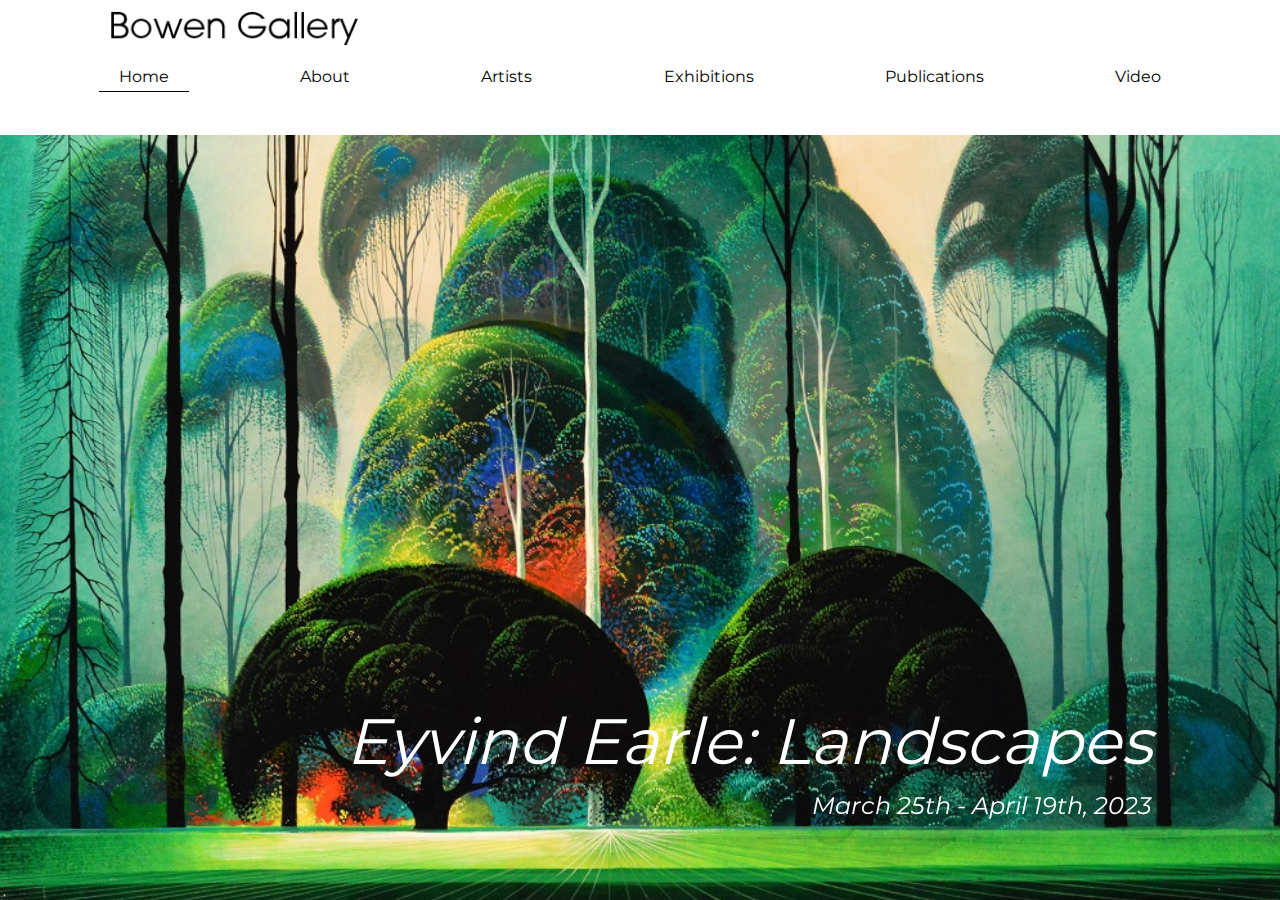
<file: index.html>
<!DOCTYPE html>
<html lang="en">
<head>
  <meta charset="UTF-8">
  <meta http-equiv="X-UA-Compatible" content="IE=edge">
  <meta name="viewport" content="width=device-width, initial-scale=1.0">
  <link href="https://stackpath.bootstrapcdn.com/font-awesome/4.7.0/css/font-awesome.min.css" rel="stylesheet">
  <link rel="stylesheet" type="text/css" href="./assets/stylesheets/styles.css" />
  <title>Bowen Gallery</title>
</head>
<body>
  <!-- Align ref: https://www.w3schools.com/css/css_align.asp -->
  <img class="logo" src="./assets/images/logo-bowen-gallery.png" alt="gallery logo"/>
  <nav>
    <div class="horizontal-nav">
      <ul class="flex-container">
        <li>
          <a href="#" class="active-page">Home</a>
        </li>
        <li>
          <a href="page-2.html">About</a>
        </li>
        <li>
          <a href="page-3.html">Artists</a>
        </li>
        <li>
          <a href="page-4.html">Exhibitions</a>
        </li>
        <li>
          <a href="page-5.html">Publications</a>
        </li>
        <li>
          <a href="page-6.html">Video</a>
        </li>
      </ul>
    </div>
    <!-- dropdown-menu -->
    <div class="dropdown">
      <button class="dropbtn"><span class="fa fa-bars fa-x"></span></button>
      <div class="dropdown-content">
        <a href="#" class="active-menu-item">Home</a>
        <a href="Page-2.html">About</a>
        <a href="Page-3.html">Artists</a>
        <a href="Page-4.html">Exhibitions</a>
        <a href="Page-5.html">Publications</a>
        <a href="Page-6.html">Video</a>
      </div>
    </div>
  </nav>
  <section class="home-page">
    <a class="hero-text"; href="page-4.html">Eyvind Earle: Landscapes</a>
    <h2 class="hero-text-sub">March 25th - April 19th, 2023</h2>

  
  </section>
  <section style="width: auto; padding:20px;">
    <article style="width: 70%; float: left; ">
      <div style="border-right: 1px solid rgb(181, 181, 181);">
        <!-- TODO: add content -->
        <!--hello index.html this is where you can add content-->
      </div>
    </article>
    <aside style="width: 30%; float: right; padding-left: 20px;">
      <div>
        <!--hello class, this is more content-->
      </div>
    </aside>
  </section>
  <!-- This is the link to top (removed)
  <div class="to-top"><a href="#">Top</a></div>
  -->
 
  <!-- This is the footer (removed)
  <footer style="width: 100%;">
    <div class="social-icon">
      <a href="" target="_blank" class="fa fa-facebook-f fa-lg fa-2x padding-right"></a>
      
      <a href="" target="_blank" class="fa fa-instagram fa-lg fa-2x padding-right"></a>
      
      <a href="" target="_blank" class="fa fa-twitter fa-lg fa-2x padding-right"></a>
      
      <a href="" target="_blank" class="fa fa-pinterest fa-lg fa-2x padding-right"></a>
      
      <a href="" target="_blank" class="fa fa-linkedin fa-lg fa-2x padding-right"></a>
      
      <a href="" target="_blank" class="fa fa-github-alt fa-lg fa-2x"></a>
    </div>
  </footer>
-->
</body>
</html>
</file>
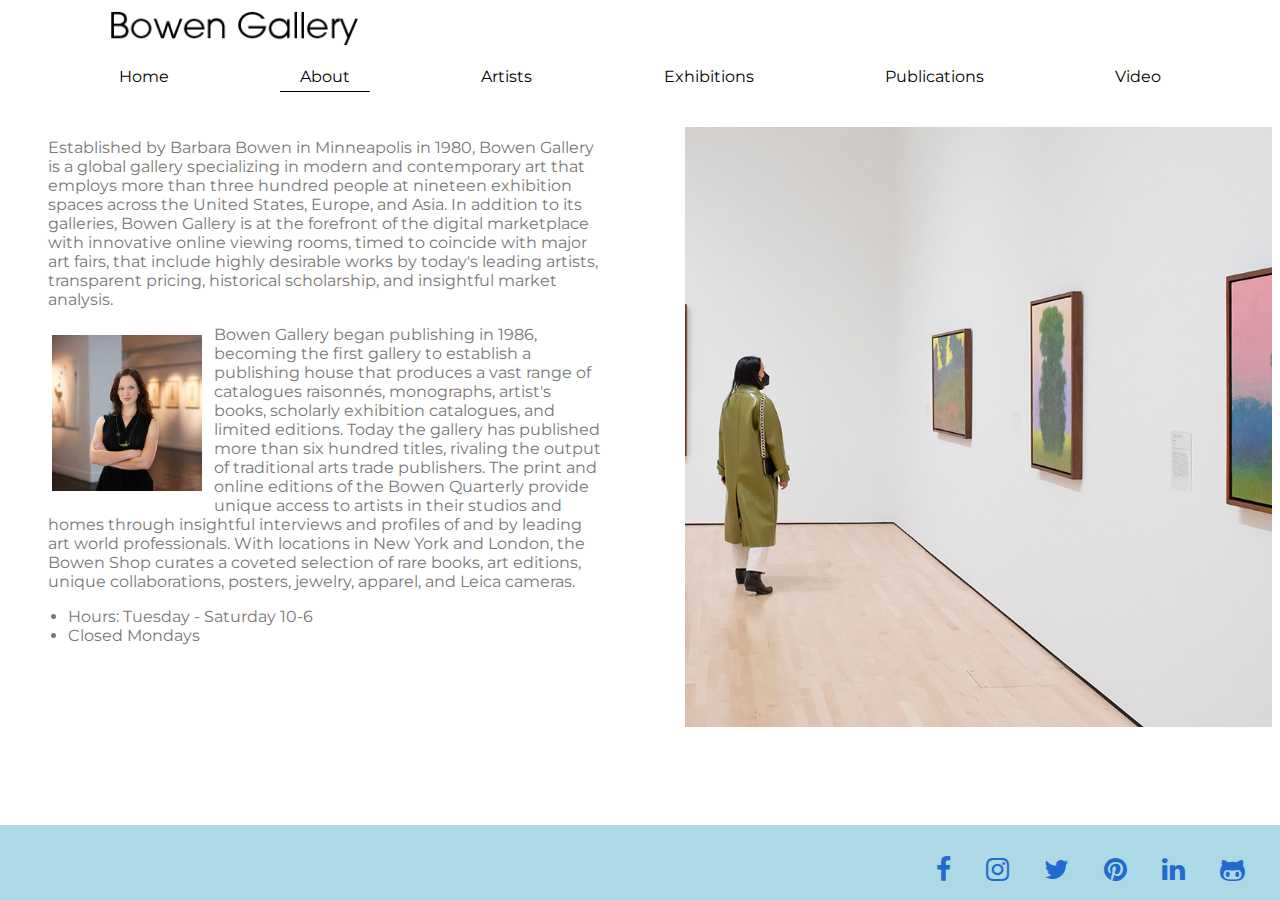
<file: page-2.html>
<!DOCTYPE html>
<html lang="en">
<head>
  <meta charset="UTF-8">
  <meta http-equiv="X-UA-Compatible" content="IE=edge">
  <meta name="viewport" content="width=device-width, initial-scale=1.0">
  <link href="https://stackpath.bootstrapcdn.com/font-awesome/4.7.0/css/font-awesome.min.css" rel="stylesheet">
  <link rel="stylesheet" type="text/css" href="./assets/stylesheets/styles.css" />
  <title>About</title>
  <style>
    .wrapingimage  
{  
float: left;   
margin: 10px 12px 3px 4px;    
}  
  </style>

</head>
<body>
  <!-- Align ref: https://www.w3schools.com/css/css_align.asp -->
  <img class="logo" src="./assets/images/logo-bowen-gallery.png" alt="gallery logo"/>
  <nav>
    <div class="horizontal-nav">
      <ul class="flex-container">
        <li>
          <a href="index.html">Home</a>
        </li>
        <li>
          <a href="#" class="active-page">About</a>
        </li>
        <li>
          <a href="page-3.html">Artists</a>
        </li>
        <li>
          <a href="page-4.html">Exhibitions</a>
        </li>
        <li>
          <a href="page-5.html">Publications</a>
        </li>
        <li>
          <a href="page-6.html">Video</a>
        </li>
      </ul>
    </div>
    <!-- dropdown-menu -->
    <div class="dropdown">
      <button class="dropbtn"><span class="fa fa-bars fa-x"></span></button>
      <div class="dropdown-content">
        <a href="index.html">Home</a>
        <a href="#" class="active-menu-item">About</a>
        <a href="Page-3.html">Artists</a>
        <a href="Page-4.html">Exhibitions</a>
        <a href="Page-5.html">Publications</a>
        <a href="Page-6.html">Video</a>
      </div>
    </div>
  </nav>
  <section style="width: auto; padding:20px;">
    <article style="width: 47%; float: left; padding-bottom:100px">
      <div style="padding-left: 20px; padding-top: 10px;">
        <p>
          Established by Barbara Bowen in Minneapolis in 1980, Bowen Gallery is a global gallery
           specializing in modern and contemporary art that employs more than three hundred people 
           at nineteen exhibition spaces across the United States, Europe, and Asia. 
           In addition to its galleries, Bowen Gallery is at the forefront of the digital marketplace 
           with innovative online viewing rooms, timed to coincide with major art fairs, that include 
           highly desirable works by today's leading artists, transparent pricing, historical 
           scholarship, and insightful market analysis.
        </p>
      </div>
      <div class="wrapingimage">
        <img src="./assets/images/about-image-1.jpg" width="170px" style="padding-left: 20px;" alt="Founder Portrait">
      </div>
      <div style="padding-left: 20px;">
        <!-- TODO: add content -->
        <p>
          Bowen Gallery began publishing in 1986, becoming the first gallery to establish a publishing 
          house that produces a vast range of catalogues raisonnés, monographs, artist's books, 
          scholarly exhibition catalogues, and limited editions. Today the gallery has published more 
          than six hundred titles, rivaling the output of traditional arts trade publishers. The print 
          and online editions of the Bowen Quarterly provide unique access to artists in their studios 
          and homes through insightful interviews and profiles of and by leading art world professionals. 
          With locations in New York and London, the Bowen Shop curates a coveted selection of rare books, 
          art editions, unique collaborations, posters, jewelry, apparel, and Leica cameras.
          </p>
          
      </div>
      <div>
        <ul>
          <li>Hours: Tuesday - Saturday 10-6
          </li>
          <li>Closed Mondays</li>
        </ul>
      </div>
    </article>
    <aside style="width: 50%; float: right; padding-left: 45px; padding-top: 15px;">
      <div style="min-height:680px">
        <img src="./assets/images/about-image-2.jpg" height="600px;" alt="Gallery Image">
      </div>
    </aside>
  </section>
  <footer style="width: 100%;">
    <div class="social-icon">
      <!-- Facebook -->
      <a href="https://www.facebook.com/" target="_blank" class="fa fa-facebook-f fa-lg fa-2x padding-right"></a>
      <!--Instagram-->
      <a href="https://www.instagram.com/" target="_blank" class="fa fa-instagram fa-lg fa-2x padding-right"></a>
      <!-- Twitter -->
      <a href="https://twitter.com/" target="_blank" class="fa fa-twitter fa-lg fa-2x padding-right"></a>
      <!-- Pinterest -->
      <a href="https://www.pinterest.com/" target="_blank" class="fa fa-pinterest fa-lg fa-2x padding-right"></a>
      <!-- Linkedin -->
      <a href="https://www.linkedin.com/" target="_blank" class="fa fa-linkedin fa-lg fa-2x padding-right"></a>
      <!-- GitHub -->
      <a href="https://github.com/" target="_blank" class="fa fa-github-alt fa-lg fa-2x"></a>
    </div>
  </footer>
</body>
</html>
</file>
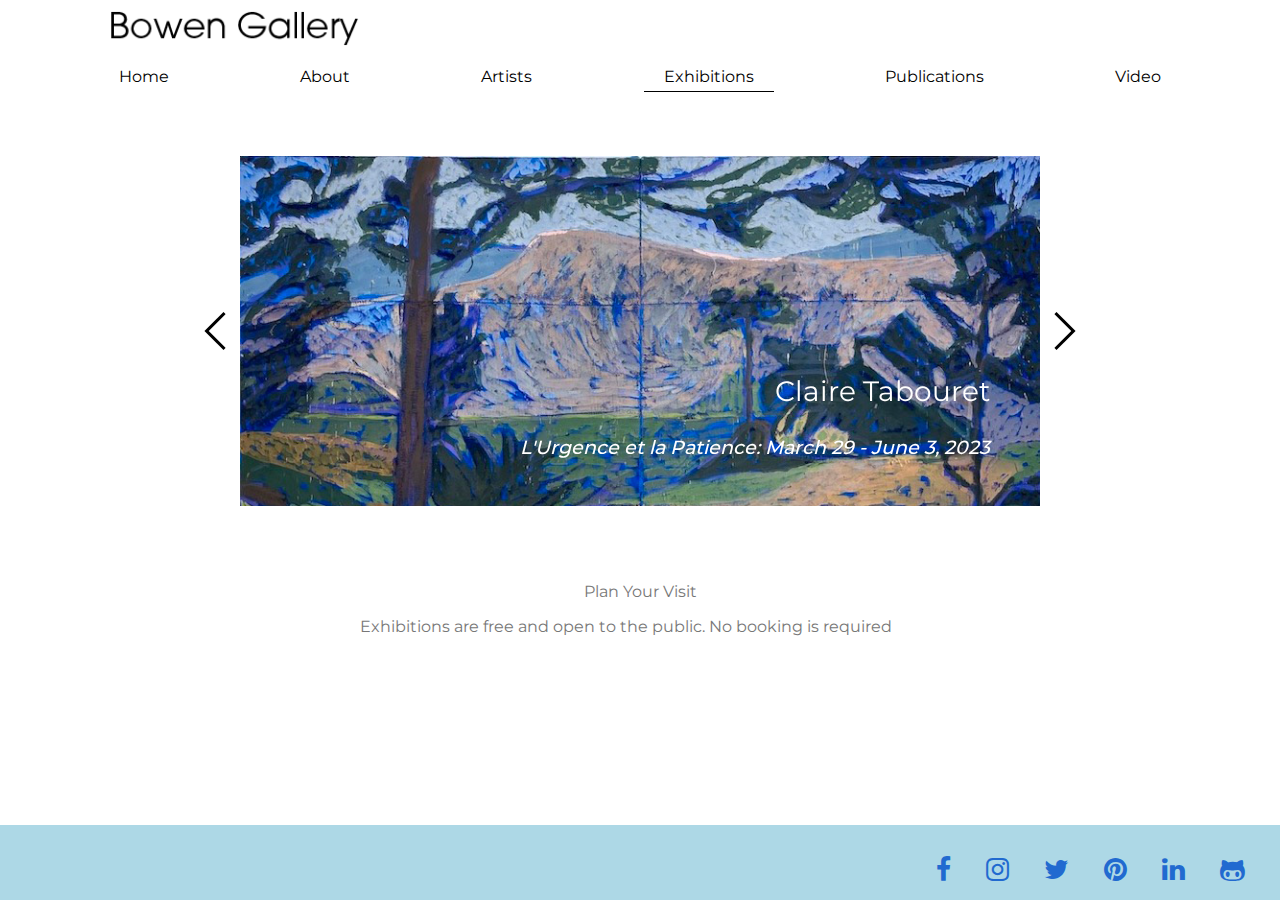
<file: page-4.html>
<!DOCTYPE html>
<html lang="en">
<head>
  <meta charset="UTF-8">
  <meta http-equiv="X-UA-Compatible" content="IE=edge">
  <meta name="viewport" content="width=device-width, initial-scale=1.0">
  <link href="https://stackpath.bootstrapcdn.com/font-awesome/4.7.0/css/font-awesome.min.css" rel="stylesheet">
  <link rel="stylesheet" type="text/css" href="./assets/stylesheets/styles.css" />
  <title>Exhibitions</title>
  <style>
    div.scrolling {
      width: 600px;
      height: 90px;
      padding: 20px;
      border: gray 1px;
      overflow: auto;
      /* auto - similar to scroll, but it adds scrollbars only when necessary */
      /* overflow is shortcut for overflow-y and overflow-x */
      /* https://www.w3schools.com/cssref/tryit.asp?filename=trycss3_overflow-x */
      /* https://www.w3schools.com/howto/howto_css_custom_scrollbar.asp */
    }
  </style>
</head>
<body>
  <!-- Align ref: https://www.w3schools.com/css/css_align.asp -->
  <img class="logo" src="./assets/images/logo-bowen-gallery.png" alt="gallery logo"/>
  <nav>
    <div class="horizontal-nav">
      <ul class="flex-container">
        <li>
          <a href="index.html">Home</a>
        </li>
        <li>
          <a href="page-2.html">About</a>
        </li>
        <li>
          <a href="page-3.html">Artists</a>
        </li>
        <li>
          <a href="#" class="active-page">Exhibitions</a>
        </li>
        <li>
          <a href="page-5.html">Publications</a>
        </li>
        <li>
          <a href="page-6.html">Video</a>
        </li>
      </ul>
    </div>
    <div>
      <div class="carousel-wrapper">
        <span id="item-1"></span>
        <span id="item-2"></span>
        <span id="item-3"></span>
        <div class="carousel-item item-1">
          <h3>Claire Tabouret</h3>
          <h4 style="font-style:italic;">L'Urgence et la Patience: March 29 - June 3, 2023</h4>
          <a class="arrow arrow-prev" href="#item-3"></a>
          <a class="arrow arrow-next" href="#item-2"></a>
        </div>
        
        <div class="carousel-item item-2">
          <h3>Jesse Mockrin</h3>
          <h4 style="font-style:italic;">Reliquary: April 15 - May 27, 2023<h4>
          <a class="arrow arrow-prev" href="#item-1"></a>
          <a class="arrow arrow-next" href="#item-3"></a>
        </div>
        
        <div class="carousel-item item-3">
          <h3>Dominique Fung</h3>
          <h4 style="font-style:italic;">Objects for Comfort in the Afterlife: May 13 - July 15, 2023</h4>
          <a class="arrow arrow-prev" href="#item-2"></a>
          <a class="arrow arrow-next" href="#item-1"></a>
        </div>
      </div>
    </div>
    <!-- dropdown-menu -->
    <div class="dropdown">
      <button class="dropbtn"><span class="fa fa-bars fa-x"></span></button>
      <div class="dropdown-content">
        <a href="index.html">Home</a>
        <a href="Page-2.html">About</a>
        <a href="Page-3.html">Artists</a>
        <a href="#" class="active-menu-item">Exhibitions</a>
        <a href="Page-5.html">Publications</a>
        <a href="Page-6.html">Video</a>
      </div>
    </div>
  </nav>
  <section style="width: auto; padding:20px;">
    <article style="width: 70%; float: left; ">
      <div style="border-right: 1px solid rgb(181, 181, 181);">
        <!-- TODO: add content -->
      </div>
    </article>
    <aside style="width: 30%; float: right; padding-left: 20px;">
      <div>
        <!--add content here if wanted-->
      </div>
    </aside>
  </section>
  <section>
    <article>
    <div class="scrolling" style="margin:auto">
      <p style="text-align: center; ">
        Plan Your Visit
      </p>
      <p>
        Exhibitions are free and open to the public.
         No booking is required when visiting the exhibitions.
         Masks are welcome, but not required for visitors and staff at Bowen Gallery
      </p>
      <p>
        Parking is available under the gallery. 
        Parking rates are $3 an hour, and a $13 daily maximum.
      </p>
    </div>
    </article>
  </section>
  <!-- <div class="to-top"><a href="#">Top</a></div> --> <!--Removed this to get rid of link to top-->
  <footer style="width: 100%;">
    <div class="social-icon">
      <!-- Facebook -->
      <a href="https://www.facebook.com/" target="_blank" class="fa fa-facebook-f fa-lg fa-2x padding-right"></a>
      <!--Instagram-->
      <a href="https://www.instagram.com/" target="_blank" class="fa fa-instagram fa-lg fa-2x padding-right"></a>
      <!-- Twitter -->
      <a href="https://twitter.com/" target="_blank" class="fa fa-twitter fa-lg fa-2x padding-right"></a>
      <!-- Pinterest -->
      <a href="https://www.pinterest.com/" target="_blank" class="fa fa-pinterest fa-lg fa-2x padding-right"></a>
      <!-- Linkedin -->
      <a href="https://www.linkedin.com/" target="_blank" class="fa fa-linkedin fa-lg fa-2x padding-right"></a>
      <!-- GitHub -->
      <a href="https://github.com/" target="_blank" class="fa fa-github-alt fa-lg fa-2x"></a>
    </div>
  </footer>
</body>
</html>
</file>
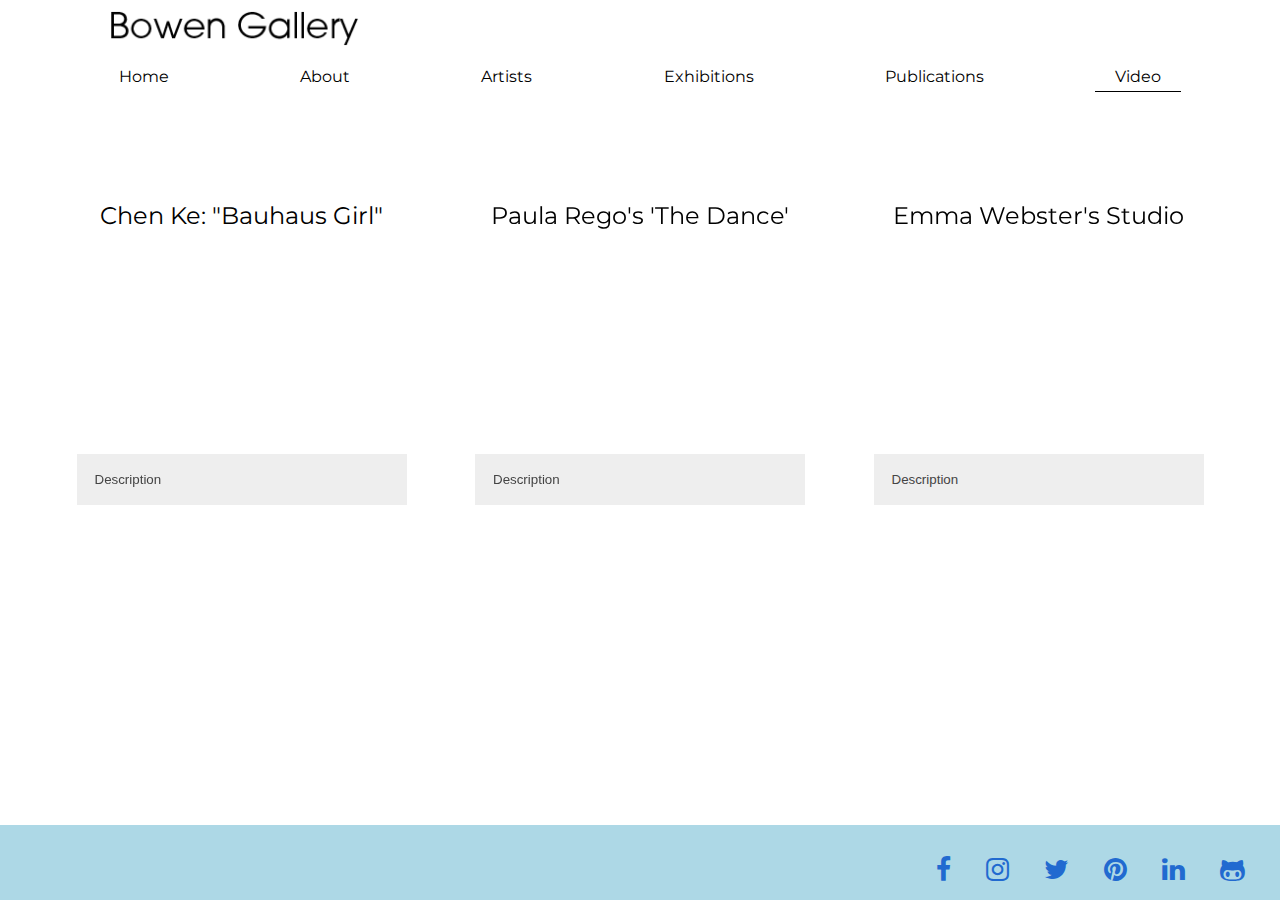
<file: page-6.html>
<!DOCTYPE html>
<html lang="en">
<head>
  <meta charset="UTF-8">
  <meta http-equiv="X-UA-Compatible" content="IE=edge">
  <meta name="viewport" content="width=device-width, initial-scale=1.0">
  <link href="https://stackpath.bootstrapcdn.com/font-awesome/4.7.0/css/font-awesome.min.css" rel="stylesheet">
  <link rel="stylesheet" type="text/css" href="./assets/stylesheets/styles.css" />
  <title>Video</title>
  <style>
    .flex-container-video { /* move this section to css file */
      display: flex;
      flex-wrap: wrap;
      flex-direction: row;
      justify-content: space-evenly;
      padding: 0;
      margin-top: 7%; /* margins for video top */
    }
  </style>
</head>
<body>
  
  <!-- Align ref: https://www.w3schools.com/css/css_align.asp -->
  <img class="logo" src="./assets/images/logo-bowen-gallery.png" alt="gallery logo"/>
  <nav>
    <div class="horizontal-nav">
      <ul class="flex-container">
        <li>
          <a href="index.html">Home</a>
        </li>
        <li>
          <a href="page-2.html">About</a>
        </li>
        <li>
          <a href="page-3.html">Artists</a>
        </li>
        <li>
          <a href="page-4.html">Exhibitions</a>
        </li>
        <li>
          <a href="page-5.html">Publications</a>
        </li>
        <li>
          <a href="#" class="active-page">Video</a>
        </li>
      </ul>
    </div>
    <section> <!--This is the video section (shoudld this be inside nav?)-->
      <!--<h1>Cuttery Page</h1>  (removed the page header)-->
      <div class="flex-container-video">
        <!-- start with 1 video and add more to watch the alignment of flex display -->
        <div style="width: 330px; word-wrap: break-word; text-align: center;">
          <h2>Chen Ke: "Bauhaus Girl"</h2>
          <iframe width="330" height="200" src="https://www.youtube.com/embed/tf63_ECDcpQ" title="YouTube video player" 
          frameborder="0" allow="accelerometer; autoplay; clipboard-write; encrypted-media; gyroscope; picture-in-picture; web-share" allowfullscreen>
        </iframe>
          <div>
            <button class="accordion">Description</button>
            <div class="panel">
              <p style="text-align: left;">Chen debuts the series of Bauhaus Gal. These portraits are based on the zeitgeist-charged 
                archive photos of the Bauhaus. Immersed in their own world and in deep thought, they are completely oblivious 
                of the gazes from the outside.</p>
            </div>
          </div>
        </div>
  
        <!-- second video is here, make sure that you use only one flex container-->
        <div style="width: 330px; word-wrap: break-word; text-align: center;">
          <h2>Paula Rego's 'The Dance'</h2>
          <iframe width="330" height="200" src="https://www.youtube.com/embed/Woo3pr4-VQE" title="YouTube video player" 
          frameborder="0" allow="accelerometer; autoplay; clipboard-write; encrypted-media; gyroscope; picture-in-picture; web-share" allowfullscreen>
        </iframe>
        <div>
          <button class="accordion">Description</button>
          <div class="panel">
            <p style="text-align:left;">Discover the story behind Paula Rego's painting 'The Dance'. We hear from 
              Paintings Conservator, Camille Polkownik about Rego's process and the artist's son shares his 
              experience of posing for the painting.</p>
          </div>
        </div>
        </div>
  
        <!-- second video is here, make sure that you use only one flex container-->
        <div style="width: 330px; word-wrap: break-word; text-align: center;">
          <h2>Emma Webster's Studio</h2>
          <iframe width="330" height="200" src="https://www.youtube.com/embed/1t4xCVZP0C8" title="YouTube video player" 
          frameborder="0" allow="accelerometer; autoplay; clipboard-write; encrypted-media; gyroscope; picture-in-picture; web-share" allowfullscreen>
        </iframe>
        <div>
          <button class="accordion">Description</button>
          <div class="panel">
            <p style="text-align:left;"> "The Dolman's" is Emma Webster's second exhibition. 
              The paintings come from a hybrid sketching-sculpting process within screen-space. 
              Webster first constructs scenes in virtual reality, which she then embellishes with theatrical illumination.
            </p>
          </div>
        </div>
      </div>
    </section>
    <!-- dropdown-menu -->
    <div class="dropdown">
      <button class="dropbtn"><span class="fa fa-bars fa-x"></span></button>
      <div class="dropdown-content">
        <a href="index.html">Home</a>
        <a href="Page-2.html">About</a>
        <a href="Page-3.html">Artists</a>
        <a href="Page-4.html">Exhibitions</a>
        <a href="Page-5.html">Publications</a>
        <a href="#" class="active-menu-item">Video</a>
      </div>
    </div>
  </nav>
  <section style="width: auto; padding:20px;">
    <article style="width: 70%; float: left; ">
      <div style="border-right: 1px solid rgb(181, 181, 181);">
        <!-- TODO: add content -->
        <!--hello page-6.html-->
      </div>
    </article>
    <aside style="width: 30%; float: right; padding-left: 20px;">
      <div>
        <!--add content here-->
        <!--hello class-->
      </div>
    </aside>
  </section>
  <footer style="width: 100%;">
    <div class="social-icon">
      <!-- Facebook -->
      <a href="https://www.facebook.com/" target="_blank" class="fa fa-facebook-f fa-lg fa-2x padding-right"></a>
      <!--Instagram-->
      <a href="https://www.instagram.com/" target="_blank" class="fa fa-instagram fa-lg fa-2x padding-right"></a>
      <!-- Twitter -->
      <a href="https://twitter.com/" target="_blank" class="fa fa-twitter fa-lg fa-2x padding-right"></a>
      <!-- Pinterest -->
      <a href="https://www.pinterest.com/" target="_blank" class="fa fa-pinterest fa-lg fa-2x padding-right"></a>
      <!-- Linkedin -->
      <a href="https://www.linkedin.com/" target="_blank" class="fa fa-linkedin fa-lg fa-2x padding-right"></a>
      <!-- GitHub -->
      <a href="https://github.com/" target="_blank" class="fa fa-github-alt fa-lg fa-2x"></a>
    </div>
  </footer>
</body>
</html>

<script>
  var acc = document.getElementsByClassName("accordion");
  var i;
  
  for (i = 0; i < acc.length; i++) {
    acc[i].addEventListener("click", function() {
      this.classList.toggle("active");
      var panel = this.nextElementSibling;
      if (panel.style.display === "block") {
        panel.style.display = "none";
      } else {
        panel.style.display = "block";
      }
    });
  }
  </script>
</file>
<file: assets/stylesheets/styles.css>
* {
  box-sizing: border-box;
}

/* Adding fonts */
@font-face {
  font-family: "montserrat-regular";
  src: url("../fonts/Montserrat-VariableFont_wght.ttf") format("truetype");
}
@font-face {
  font-family: "montserrat-italic";
  src: url("../fonts/Montserrat-Italic-VariableFont_wght.ttf") format("truetype");
}

body {  /* Text color, size, and font entire website */
  color: #777777;
  font-size: 16px;
  font-family:"montserrat-regular";
}


h2 { /* Appearance of h2 */
  color: black;
  font-family: "montserrat-regular";
  font-style: normal;
  font-weight: 400;
}

h3 { /* used for exhibitions, page-4 */
  color: white;
  font-size: 28px;
  font-weight: 400;
  text-align: right;
}

h4 { /* used for exhibition descrtiption, page-4 */
  color: white;
  font-size: 19px;
  text-align: right;
  font-weight: 500;
  width: 100%;
}

.logo { /* Logo size and alignment */
  width: 250px;        /* by default, align to the left */
  display: block;
  margin-left: 8%;
 
  /* If you want it to be centered
  display: block;     
  margin-left: auto;  
  margin-right: auto;
  */
}
/***** BEG styling nav bar **********/
nav > div > ul {  /* Option to add bullet points, numbers, etc. to list item nav bar */
  list-style: none;
}

a { /* Styling nav bar (why doesn't color apply?) */
  color: black;
  text-decoration: none;
  display: inline-block;
  padding: 20px 20px 5px 20px;
}

a:hover { /* Nav when hovering */
  color: grey;
  cursor: grab;
}

.flex-container { /* Flex container for nav bar */
  display: flex;
  flex-wrap: wrap;
  flex-direction: row;
  justify-content: space-evenly;
  padding: 0;
  margin: 0;
}
/********* BEG styling dropdown **********/
.dropdown { /* Setting position of dropdown */
  position: absolute;
  display: none;
  /* hide dropdown menu and button in bigger screen size */
  top: 0;
  /* top right bottom left work with position:absolute, set an absolute position where to put the dropdown menu */
  /*left: 0;*/
  /* by default, always align to left */
  right: 0;
  /* if dropdown is set to right, dropdown-content should be set to right */
}

.dropbtn { /* Hamburger */
  background-color: rgba(0, 102, 102, 0);
  color: black;
  padding: 16px;
  font-size: 16px;
  border: none;
  cursor: pointer;
  line-height: normal;
}

.dropbtn:hover { /* Hamburger when hovering */
  color: #ffffff;
}

.dropdown-content { /* Dropdown box */
  display: none;
  /* set display to none, so dropdown menu won't show till hover dropdown */
  position: absolute;
  right: 0;
  /* if dropdown is set to right, dropdown-content should be set to right */
  background-color: rgba(210, 210, 210, 0.8);
  min-width: 280px;
  box-shadow: 0px 8px 16px 0px rgba(0, 0, 0, 0.2);
  /*z-index: 1;*/
}

.dropdown-content a { /* Dropdown text */
  color: black;
  padding: 12px 16px;
  text-decoration: none;
  display: block;
  text-align: center;
  line-height: normal;
}

.dropdown-content a:hover { /* Dropdown item hover */
  background-color: rgba(255, 255, 255, 0.5);
}

.dropdown:hover .dropdown-content {
  display: block;
}

.dropdown:hover {
  background-color: rgba(210, 210, 210, 0.8);
}

.active-page { /* Adding underline to active nav item */
  border-bottom: 1px solid black;
}
  
.active-menu-item { /* Adding underline to active dropdown item */
  border-bottom: 1px solid black;
}

/********** BEG styling footer **********/
.padding-right { 
  padding-right: 15px;
}

.to-top { /* styling link back to top */
  width: 100%;
  padding: 30px;
  display: flex;
  justify-content: center;
}

div.to-top a {  
  border-bottom: none;
}

footer > div.social-icon { /* size, padding, etc. of icons */
  padding: 15px;
  display: flex;
  justify-content: right;
  background-color: lightblue;
  font-size: smaller;
}

footer a { 
  border-bottom: none;
  color: rgb(33, 106, 208);
}

footer { /* position of footer */
  position: fixed;
  left: 0;
  bottom: 0;
}

a { /* color and text decoration of links (nav bar, footer)*/
  color: black;
  text-decoration: none;
}

@media screen and (max-width: 500px) { /* Not sure what this does */
  .logo {
    width: 200px;
  }

  nav > div.horizontal-nav {
    display: none;
    /* hide the nav bar in small screen size */
  }

  nav {
    /* padding: top right bottom left */
    padding: 50px 0px 0px 0px;
  }

  .dropdown {
    display: block;
    /* show dropdown menu and button in small screen size */
  }
}

/********** BEG styling hero page **********/
.home-page {
  min-width: 100%;
  min-height: 85%;
  position: fixed;
  right: 0; /* need to have position set to "fixed" */
  bottom: 0; /* need to have position set to "fixed" */
  width: auto;
  height: auto;
  background: #eee url(../images/13.-green-forest-1989-eyvind-earle-courtesy-of-the-earle-family-trust-1.jpg) no-repeat center;
  background-size: cover;
  display: flex; /* for hero text */
  justify-content: right; /* for hero text */
  align-items:last baseline; /* for hero text */
  z-index: -1;
  padding-right:10%;
}
.hero-text {
  color: white;
  font-size: 4em;
  font-weight:400;
  font-family:"montserrat-regular";
  font-style:italic;
  padding-right: 0px;
  padding-bottom:120px;
}
.hero-text-sub {
  color: white;
  font-size: 1.5em;
  font-weight:400;
  font-family:"montserrat-italic";
  font-style:italic;
  position:fixed;
  padding-bottom:60px;
}


/********** BEG styling carousel **********/
.carousel-wrapper{
  height:350px;
  position:relative;
  width:800px;
  margin:0 auto;
  margin-top: 5%;
}
.carousel-item{
  /* position, top, bottom, left, right, change the image position, don't alter this */
  position:absolute; 
  top:0; 
  bottom:0;
  left:0;
  right:0;
  padding: 190px 50px 25px 200px; /* padding changes text location */
  opacity:0;
  transition: all 0.5s ease-in-out;
}
.arrow{
  border: solid black;
    border-width: 0 3px 3px 0;
    display: inline-block;
    padding: 12px;
}

.arrow-prev{
  left:-30px;
  position:absolute;
  top:50%;
  transform:translateY(-50%) rotate(135deg);
}
 
.arrow-next{
    right:-30px;
  position:absolute;
  top:50%;
  transform:translateY(-50%) rotate(-45deg);
  }

.light{
  color:white;
}

@media (max-width: 480px) {
      .arrow, .light .arrow {
        background-size: 10px;
        background-position: 10px 50%;
      }
    }


/*Select every element*/
[id^="item"] {
    display: none;
  }

.item-1 {
    z-index: 2;
    opacity: 1;
  background:url(../images/exhibition-tabouret.jpg);
  background-size:cover;
  }
.item-2{
  background:url(../images/exhibition-mockrin.jpg);
   background-size:cover;
}
.item-3{
  background:url(../images/exhibition-fung.jpg);
   background-size:cover;
}

*:target ~ .item-1 {
    opacity: 0;
  }

#item-1:target ~ .item-1 {
    opacity: 1;
  }

#item-2:target ~ .item-2, #item-3:target ~ .item-3 {
    z-index: 3;
    opacity: 1;
  }
/* END styling carousel */

/********** BEG styling accordion **********/
.accordion {
  background-color: #eee;
  color: #444;
  cursor: pointer;
  padding: 18px;
  width: 100%;
  text-align: left;
  border: none;
  outline: none;
  transition: 0.4s;
}


.active, .accordion:hover { /* Add a background color to the button if it is clicked on (add the .active class with JS), and when you move the mouse over it (hover) */
  background-color: #ccc;
}


.panel { /* Style the accordion panel. Note: hidden by default */
  padding: 0 18px;
  background-color: white;
  display: none;
  overflow: hidden;
}
</file>
